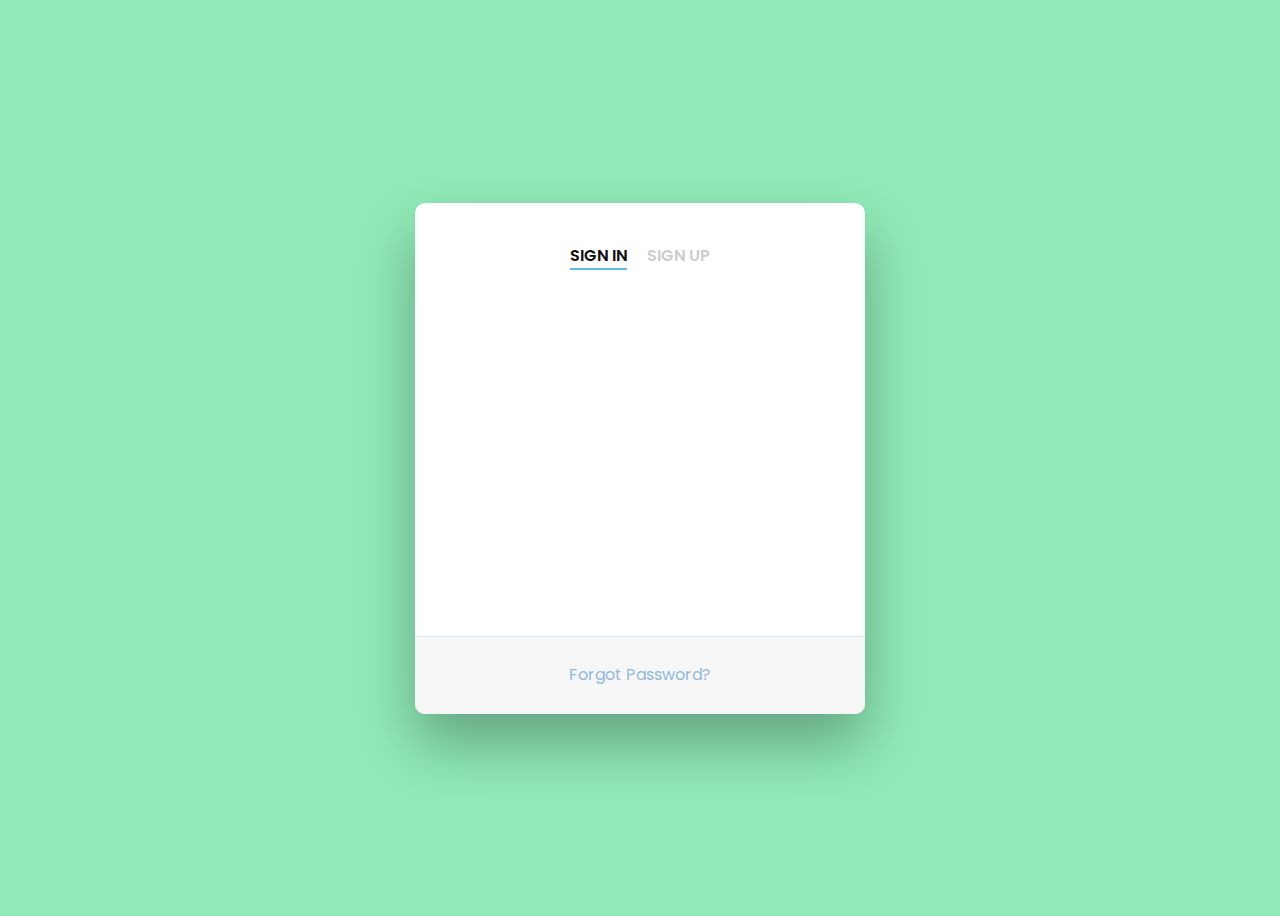
<file: Сайт Жансарбай Абылай/login.html>
<!DOCTYPE html>
<html lang="en">
<head>
    <meta charset="UTF-8">
    <meta http-equiv="X-UA-Compatible" content="IE=edge">
    <meta name="viewport" content="width=device-width, initial-scale=1.0">
    <title>Authorization</title>
    <link rel="shortcut icon" href="css/user.png" type="image/x-icon">  <!--favicon-->
    <link rel="stylesheet" href="login.css" />
</head>
<body>
    <div class="wrapper fadeInDown">
        <div id="formContent">
          <!-- Tabs Titles -->
          <h2 class="active"> Sign In </h2>
          <h2 class="inactive underlineHover">Sign Up </h2>
      
          <!-- Icon -->
          <div class="fadeIn first">
            <img src="css/user-128.png" id="icon" class="icon" alt="User Icon"/>
          </div>
      
          <!-- Login Form -->
          <form>
            <input type="text" id="login" class="fadeIn second" name="login" placeholder="login">
            <input type="text" id="password" class="fadeIn third" name="login" placeholder="password">
            <input type="submit" class="fadeIn fourth" value="Log In">
          </form>
      
          <!-- Remind Passowrd -->
          <div id="formFooter">
            <a class="underlineHover" href="#">Forgot Password?</a>
          </div>
      
        </div>
      </div>
</body>
</html>
</file>
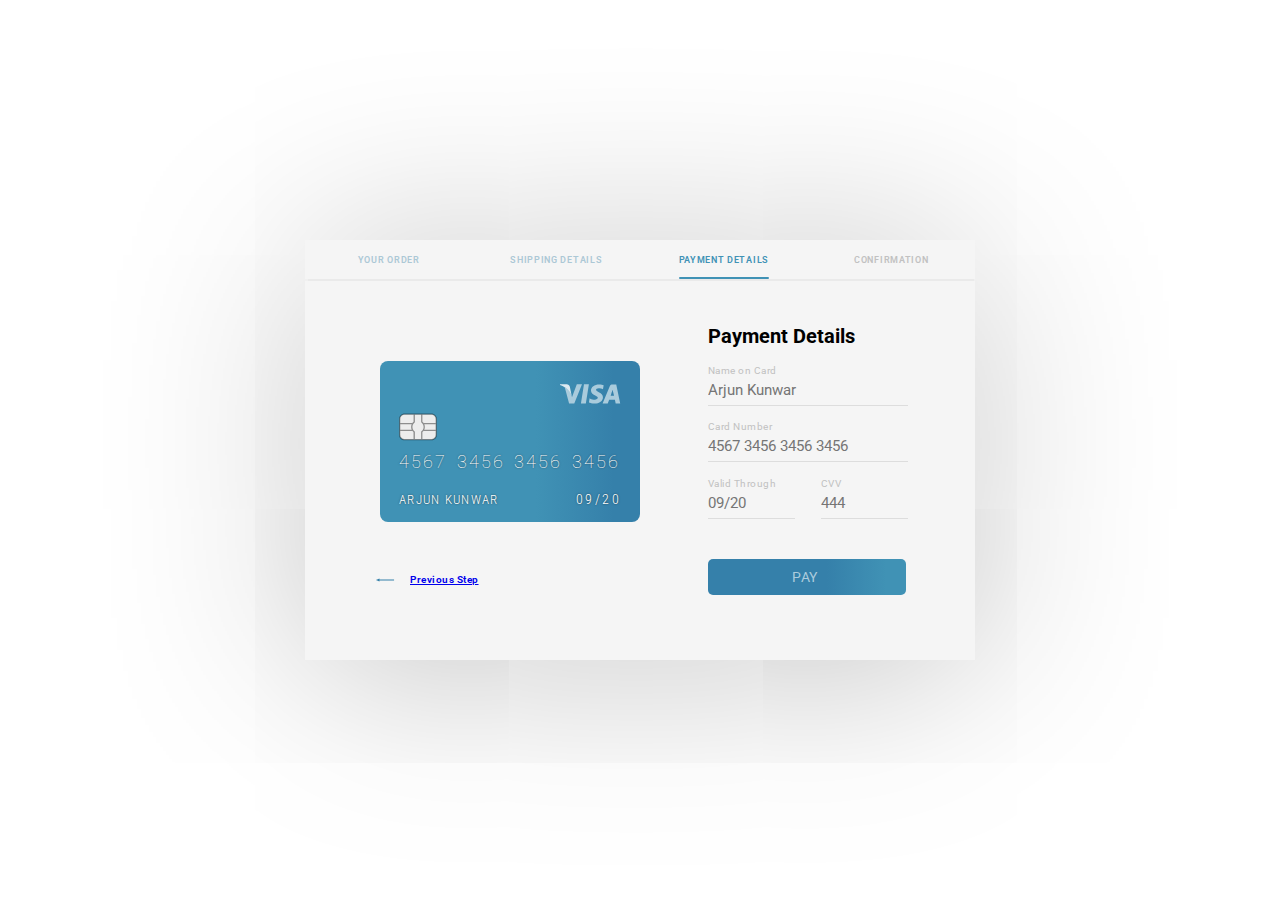
<file: Сайт Жансарбай Абылай/second.html>
<!DOCTYPE html>
<html lang="en">
<head>
    <meta charset="UTF-8">
    <meta http-equiv="X-UA-Compatible" content="IE=edge">
    <meta name="viewport" content="width=device-width, initial-scale=1.0">
    <title>Document</title>
    <link rel="stylesheet" href="second.css" />
</head>
<body>
    <div class="gridContainer">
        <ul class="topLinks"> 
          <li>your order</li>
          <li>shipping details</li>
          <li>payment details</li>
          <li>confirmation</li>
        </ul>
        <div class="creditCard">
          <div class="visaLogo">
            <svg class="visa" enable-background="new 0 0 291.764 291.764" version="1.1" viewbox="5 70 290 200" xml:space="preserve" xmlns="http://www.w3.org/2000/svg">
              <path class="svgcolor" d="m119.26 100.23l-14.643 91.122h23.405l14.634-91.122h-23.396zm70.598 37.118c-8.179-4.039-13.193-6.765-13.193-10.896 0.1-3.756 4.24-7.604 13.485-7.604 7.604-0.191 13.193 1.596 17.433 3.374l2.124 0.948 3.182-19.065c-4.623-1.787-11.953-3.756-21.007-3.756-23.113 0-39.388 12.017-39.489 29.204-0.191 12.683 11.652 19.721 20.515 23.943 9.054 4.331 12.136 7.139 12.136 10.987-0.1 5.908-7.321 8.634-14.059 8.634-9.336 0-14.351-1.404-21.964-4.696l-3.082-1.404-3.273 19.813c5.498 2.444 15.609 4.595 26.104 4.705 24.563 0 40.546-11.835 40.747-30.152 0.08-10.048-6.165-17.744-19.659-24.035zm83.034-36.836h-18.108c-5.58 0-9.82 1.605-12.236 7.331l-34.766 83.509h24.563l6.765-18.08h27.481l3.51 18.153h21.664l-18.873-90.913zm-26.97 54.514c0.474 0.046 9.428-29.514 9.428-29.514l7.13 29.514h-16.558zm-160.86-54.796l-22.931 61.909-2.498-12.209c-4.24-14.087-17.533-29.395-32.368-36.999l20.998 78.33h24.764l36.799-91.021h-24.764v-0.01z" fill="#A9CBDC"></path>
              <path class="svgtipcolor" d="m51.916 111.98c-1.787-6.948-7.486-11.634-15.226-11.734h-36.316l-0.374 1.686c28.329 6.984 52.107 28.474 59.821 48.688l-7.905-38.64z" fill="#DDEAF1"></path>
            </svg>
          </div>
          <div class="chipLogo">
                      <svg xmlns="http://www.w3.org/2000/svg" viewBox="0 230 384.4 300.4" width="38" height="70">
                          <path d="M377.2 266.8c0 27.2-22.4 49.6-49.6 49.6H56.4c-27.2 0-49.6-22.4-49.6-49.6V107.6C6.8 80.4 29.2 58 56.4 58H328c27.2 0 49.6 22.4 49.6 49.6v159.2h-.4z" data-original="#FFD66E" data-old_color="#00FF0C" fill="rgb(237,237,237)"/>
                          <path d="M327.6 51.2H56.4C25.2 51.2 0 76.8 0 107.6v158.8c0 31.2 25.2 56.8 56.4 56.8H328c31.2 0 56.4-25.2 56.4-56.4V107.6c-.4-30.8-25.6-56.4-56.8-56.4zm-104 86.8c.4 1.2.4 2 .8 2.4 0 0 0 .4.4.4.4.8.8 1.2 1.6 1.6 14 10.8 22.4 27.2 22.4 44.8s-8 34-22.4 44.8l-.4.4-1.2 1.2c0 .4-.4.4-.4.8-.4.4-.4.8-.8 1.6v74h-62.8v-73.2-.8c0-.8-.4-1.2-.4-1.6 0 0 0-.4-.4-.4-.4-.8-.8-1.2-1.6-1.6-14-10.8-22.4-27.2-22.4-44.8s8-34 22.4-44.8l1.6-1.6s0-.4.4-.4c.4-.4.4-1.2.4-1.6V64.8h62.8v72.4c-.4 0 0 .4 0 .8zm147.2 77.6H255.6c4-8.8 6-18.4 6-28.4 0-9.6-2-18.8-5.6-27.2h114.4v55.6h.4zM13.2 160H128c-3.6 8.4-5.6 17.6-5.6 27.2 0 10 2 19.6 6 28.4H13.2V160zm43.2-95.2h90.8V134c-4.4 4-8.4 8-12 12.8h-122V108c0-24 19.2-43.2 43.2-43.2zm-43.2 202v-37.6H136c3.2 4 6.8 8 10.8 11.6V310H56.4c-24-.4-43.2-19.6-43.2-43.2zm314.4 42.8h-90.8v-69.2c4-3.6 7.6-7.2 10.8-11.6h122.8v37.6c.4 24-18.8 43.2-42.8 43.2zm43.2-162.8h-122c-3.2-4.8-7.2-8.8-12-12.8V64.8h90.8c23.6 0 42.8 19.2 42.8 42.8v39.2h.4z" data-original="#005F75" class="active-path" data-old_color="#005F75" fill="rgba(0,0,0,.4)"/>
                    </svg>
          </div>
          <ul class="ccList">
            <li> </li>
          </ul>
          <h4 class="name"> </h4>
          <h4 class="year">   </h4>
        </div>
        <div class="div previousStep"> 
          <div class="arrow">
                      <svg version="1.1" viewBox="0 0 512 512" xmlns="http://www.w3.org/2000/svg">
                          <g transform="translate(0 -540.36)">
                              <path d="m23.678 780.7v31.327h374.07l0.0162 24.857 90.559-40.521-90.559-40.521-0.0162 24.857z"/>
                          </g>
                      </svg>
          </div>
          <a href="http://127.0.0.1:5500/index.html"><p>Previous Step   </p></a>
        </div>
        <form action="#" id="paymentForm">
          <h6>Payment Details</h6>
          <div class="inputCon" id="name" data-top="Name on Card">
            <input type="text" placeholder="Arjun Kunwar"/>
          </div>
          <div class="inputCon" id="cardNum" data-top="Card Number" title = "type in the card number without spaces">
            <input type="text" placeholder="4567 3456 3456 3456"/>
          </div>
          <div class="inputCon" id="validYear" data-top="Valid Through">
            <input type="text" placeholder="09/20"/>
          </div>
          <div class="inputCon" id="cvv" data-top="CVV">
            <input type="text" placeholder="444"/>
          </div>
          <button>pay<span></span></button>
        </form>
      </div>
    <script src="second.js"></script>
</body>
</html>
</file>
<file: Сайт Жансарбай Абылай/login.css>
@import url('https://fonts.googleapis.com/css?family=Poppins');

/* BASIC */

html {
  background-color: #90ebb8;
}

body {
  font-family: "Poppins", sans-serif;
  height: 100vh;
}

a {
  color: #92badd;
  display:inline-block;
  text-decoration: none;
  font-weight: 400;
}

h2 {
  text-align: center;
  font-size: 16px;
  font-weight: 600;
  text-transform: uppercase;
  display:inline-block;
  margin: 40px 8px 10px 8px; 
  color: #cccccc;
}



/* STRUCTURE */

.wrapper {
  display: flex;
  align-items: center;
  flex-direction: column; 
  justify-content: center;
  width: 100%;
  min-height: 100%;
  padding: 20px;
}

#formContent {
  -webkit-border-radius: 10px 10px 10px 10px;
  border-radius: 10px 10px 10px 10px;
  background: #fff;
  padding: 30px;
  width: 90%;
  max-width: 450px;
  position: relative;
  padding: 0px;
  -webkit-box-shadow: 0 30px 60px 0 rgba(0,0,0,0.3);
  box-shadow: 0 30px 60px 0 rgba(0,0,0,0.3);
  text-align: center;
}

#formFooter {
  background-color: #f6f6f6;
  border-top: 1px solid #dce8f1;
  padding: 25px;
  text-align: center;
  -webkit-border-radius: 0 0 10px 10px;
  border-radius: 0 0 10px 10px;
}



/* TABS */

h2.inactive {
  color: #cccccc;
}

h2.active {
  color: #0d0d0d;
  border-bottom: 2px solid #5fbae9;
}



/* FORM TYPOGRAPHY*/

input[type=button], input[type=submit], input[type=reset]  {
  background-color: #56baed;
  border: none;
  color: white;
  padding: 15px 80px;
  text-align: center;
  text-decoration: none;
  display: inline-block;
  text-transform: uppercase;
  font-size: 13px;
  -webkit-box-shadow: 0 10px 30px 0 rgba(95,186,233,0.4);
  box-shadow: 0 10px 30px 0 rgba(95,186,233,0.4);
  -webkit-border-radius: 5px 5px 5px 5px;
  border-radius: 5px 5px 5px 5px;
  margin: 5px 20px 40px 20px;
  -webkit-transition: all 0.3s ease-in-out;
  -moz-transition: all 0.3s ease-in-out;
  -ms-transition: all 0.3s ease-in-out;
  -o-transition: all 0.3s ease-in-out;
  transition: all 0.3s ease-in-out;
}

input[type=button]:hover, input[type=submit]:hover, input[type=reset]:hover  {
  background-color: #39ace7;
}

input[type=button]:active, input[type=submit]:active, input[type=reset]:active  {
  -moz-transform: scale(0.95);
  -webkit-transform: scale(0.95);
  -o-transform: scale(0.95);
  -ms-transform: scale(0.95);
  transform: scale(0.95);
}

input[type=text] {
  background-color: #f6f6f6;
  border: none;
  color: #0d0d0d;
  padding: 15px 32px;
  text-align: center;
  text-decoration: none;
  display: inline-block;
  font-size: 16px;
  margin: 5px;
  width: 85%;
  border: 2px solid #f6f6f6;
  -webkit-transition: all 0.5s ease-in-out;
  -moz-transition: all 0.5s ease-in-out;
  -ms-transition: all 0.5s ease-in-out;
  -o-transition: all 0.5s ease-in-out;
  transition: all 0.5s ease-in-out;
  -webkit-border-radius: 5px 5px 5px 5px;
  border-radius: 5px 5px 5px 5px;
}

input[type=text]:focus {
  background-color: #fff;
  border-bottom: 2px solid #5fbae9;
}

input[type=text]:placeholder {
  color: #cccccc;
}



/* ANIMATIONS */

/* Simple CSS3 Fade-in-down Animation */
.fadeInDown {
  -webkit-animation-name: fadeInDown;
  animation-name: fadeInDown;
  -webkit-animation-duration: 1s;
  animation-duration: 1s;
  -webkit-animation-fill-mode: both;
  animation-fill-mode: both;
}

@-webkit-keyframes fadeInDown {
  0% {
    opacity: 0;
    -webkit-transform: translate3d(0, -100%, 0);
    transform: translate3d(0, -100%, 0);
  }
  100% {
    opacity: 1;
    -webkit-transform: none;
    transform: none;
  }
}

@keyframes fadeInDown {
  0% {
    opacity: 0;
    -webkit-transform: translate3d(0, -100%, 0);
    transform: translate3d(0, -100%, 0);
  }
  100% {
    opacity: 1;
    -webkit-transform: none;
    transform: none;
  }
}

/* Simple CSS3 Fade-in Animation */
@-webkit-keyframes fadeIn { from { opacity:0; } to { opacity:1; } }
@-moz-keyframes fadeIn { from { opacity:0; } to { opacity:1; } }
@keyframes fadeIn { from { opacity:0; } to { opacity:1; } }

.fadeIn {
  opacity:0;
  -webkit-animation:fadeIn ease-in 1;
  -moz-animation:fadeIn ease-in 1;
  animation:fadeIn ease-in 1;

  -webkit-animation-fill-mode:forwards;
  -moz-animation-fill-mode:forwards;
  animation-fill-mode:forwards;

  -webkit-animation-duration:1s;
  -moz-animation-duration:1s;
  animation-duration:1s;
}

.fadeIn.first {
  -webkit-animation-delay: 0.4s;
  -moz-animation-delay: 0.4s;
  animation-delay: 0.4s;
}

.fadeIn.second {
  -webkit-animation-delay: 0.6s;
  -moz-animation-delay: 0.6s;
  animation-delay: 0.6s;
}

.fadeIn.third {
  -webkit-animation-delay: 0.8s;
  -moz-animation-delay: 0.8s;
  animation-delay: 0.8s;
}

.fadeIn.fourth {
  -webkit-animation-delay: 1s;
  -moz-animation-delay: 1s;
  animation-delay: 1s;
}

/* Simple CSS3 Fade-in Animation */
.underlineHover:after {
  display: block;
  left: 0;
  bottom: -10px;
  width: 0;
  height: 2px;
  background-color: #56baed;
  content: "";
  transition: width 0.2s;
}

.underlineHover:hover {
  color: #0d0d0d;
}

.underlineHover:hover:after{
  width: 100%;
}



/* OTHERS */

*:focus {
    outline: none;
} 

#icon {
  width:30%;
}

* {
  box-sizing: border-box;
}
</file>
<file: Сайт Жансарбай Абылай/second.css>
/* google fonts */
@import url("https://fonts.googleapis.com/css?family=Arimo|Roboto");
@import url("https://fonts.googleapis.com/css?family=Roboto+Condensed");
@import url("https://fonts.googleapis.com/css?family=Roboto:300");
@import url("https://fonts.googleapis.com/css?family=Roboto:300");
@import url("https://fonts.googleapis.com/css?family=Roboto+Condensed:300");
* {
  margin: 0;
  padding: 0;
  -webkit-box-sizing: border-box;
  box-sizing: border-box;
  font-family: "Roboto", sans-serif;
}

.gridContainer {
  position: absolute;
  left: 50%;
	top: 50%;
	transform: translate(-50%,-50%);
  height: 420px;
  width: 670px;
  min-width: 0;
  min-height: 0;
  background: whitesmoke;
  -webkit-box-shadow: 0px 10px 200px 1px #c2c2c2;
  box-shadow: 0px 10px 200px 1px #c2c2c2;
  display: grid;
  grid-template: auto 1fr/repeat(4, 1fr);
  grid-template-areas: "link link link link"
 "card card form form";
}

.gridContainer .topLinks {
  grid-area: link;
  list-style-type: none;
  display: grid;
  grid-template-columns: repeat(4, 1fr);
  -webkit-box-shadow: 0px 1.5px 1px #eaeaea;
  box-shadow: 0px 1.5px 1px #eaeaea;
}

.gridContainer .topLinks li {
  display: block;
  padding: 14px 0px;
  text-transform: uppercase;
  font-size: .58rem;
  justify-self: center;
  letter-spacing: .7px;
  font-weight: 600;
  color: #acc8d5;
}

.gridContainer .topLinks li:last-child {
  color: #c1c1c1;
}

.gridContainer .topLinks li:nth-child(3) {
  position: relative;
  color: #4092b5;
}

.gridContainer .topLinks li:nth-child(3):after {
  position: absolute;
  content: " ";
  bottom: 0;
  left: 0;
  width: 100%;
  height: 2px;
  background: #4092b5;
  border-radius: 2px;
}

.creditCard {
  grid-area: card;
  width: 260px;
  height: 161px;
  min-width: 0;
  min-height: 0;
  color: #fff;
  background: -webkit-gradient(linear, left top, right top, color-stop(60%, #4092b5), color-stop(90%, #3580aa));
  background: -webkit-linear-gradient(left, #4092b5 60%, #3580aa 90%);
  background: -o-linear-gradient(left, #4092b5 60%, #3580aa 90%);
  background: linear-gradient(to right, #4092b5 60%, #3580aa 90%);
  margin-top: 82px;
  border-radius: 8px;
  justify-self: right;
  align-self: start;
  display: grid;
  justify-items: center;
  -webkit-box-align: center;
  -ms-flex-align: center;
  align-items: center;
  grid-template: repeat(4, 1fr)/19px repeat(4, 1fr) 19px;
  grid-template-areas: ". . . visa visa ."
 ". chip . visa visa . "
 ". no no no no ."
 ". name name name year .";
}

.creditCard .creditCatd > * {
  overflow: hidden;
}

.creditCard .visaLogo {
  grid-area: visa;
  overflow: hidden;
  justify-self: right;
}

.creditCard .visaLogo svg {
  height: 42px;
}

.creditCard .chipLogo {
  grid-area: chip;
  overflow: hidden;
  width: 38px;
  height: 30px;
  justify-self: left;
  margin-top: 10px;
}

.creditCard ul {
  grid-area: no;
  list-style-type: none;
  justify-self: stretch;
  display: grid;
  grid-template: 1fr/repeat(1, 1fr);
}

.creditCard ul li {
  display: inline-block;
  font-size: 18px;
  letter-spacing: 2px;
  text-align: left;
  font-family: "Roboto", sans-serif;
  font-weight: 100;
  text-shadow: 0px 0px 2px rgba(0, 0, 0, 0.6);
  word-spacing: 3.7px;
}

.creditCard .name {
  grid-area: name;
  justify-self: left;
  font-family: "Roboto Condensed", sans-serif;
  font-size: 12.8px;
  font-weight: lighter;
  text-transform: uppercase;
  letter-spacing: 1.3px;
  padding-bottom: 5px;
  font-weight: 300;
  text-shadow: 0px 0px 2px rgba(0, 0, 0, 0.6);
}

.creditCard .year {
  grid-area: year;
  justify-self: right;
  font-size: 14px;
  font-weight: lighter;
  font-family: "Roboto Condensed", sans-serif;
  text-transform: uppercase;
  letter-spacing: 2.4px;
  padding-bottom: 5px;
  font-weight: 300;
  text-shadow: 0px 0px 2px rgba(0, 0, 0, 0.6);
}

.previousStep {
  position: absolute;
  bottom: 70px;
  height: 20px;
  width: 110px;
  color: #4092b5;
  left: 65px;
  cursor: pointer;
}

.previousStep p {
  margin-top: -16px;
  margin-left: 40px;
  font-size: 10px;
  text-shadow: 0px 0px 0px rgba(0, 0, 0, 0.1);
  font-family: "Roboto", sans-serif;
  font-weight: 600;
  letter-spacing: .5px;
  cursor: pointer;
}

.previousStep .arrow {
  height: 20px;
  width: 30px;
}

.previousStep .arrow svg {
  height: 100%;
  width: 100%;
  -webkit-transform: rotate(180deg);
  -ms-transform: rotate(180deg);
  transform: rotate(180deg);
  fill: #3580aa;
}

form {
  margin: 0;
  padding: 0;
  grid-area: form;
  overflow: visible;
  width: 200px;
  min-height: 0;
  min-width: 0;
  display: grid;
  justify-self: center;
  grid-template: 45px repeat(5, 1fr) 55px/repeat(2, 1fr);
  grid-template-areas: ". ."
 "fheading fheading"
 "fname fname"
 "fcno fcno"
 "fyear fcvv"
 "btn btn"
 ". .";
}

form input {
  position: relative;
  margin-top: -12px;
  border: 0;
  border-bottom: 1px solid #ddd;
  height: 38px;
  padding: 7px 0 0 0;
  font-size: 15px;
  background: none;
  width: 100%;
  outline: none;
  color: #000;
}

form input:focus {
  border-bottom: 1.5px solid #9ad0dd;
}

form input:focus + h6 {
  color: red;
}

h6 {
  grid-area: fheading;
  font-size: 20px;
}

.inputCon {
  min-width: 0;
  min-height: 0;
  position: relative;
  color: #c1c1c1;
}

.inputCon:after {
  position: absolute;
  content: attr(data-top);
  top: -16px;
  left: 0;
  height: 10px;
  font-size: 10.4px;
  letter-spacing: .5px;
}

#name {
  grid-area: fname;
}

#cardNum {
  grid-area: fcno;
}

#validYear {
  grid-area: fyear;
  margin-right: 13px;
}

#cvv {
  grid-area: fcvv;
  margin-left: 13px;
}

button {
  margin-top: 10px;
  grid-area: btn;
  height: 36px;
  width: 198px;
  background: -webkit-gradient(linear, left top, right top, color-stop(60%, #3580aa), color-stop(90%, #4092b5));
  background: -webkit-linear-gradient(left, #3580aa 60%, #4092b5 90%);
  background: -o-linear-gradient(left, #3580aa 60%, #4092b5 90%);
  background: linear-gradient(to right, #3580aa 60%, #4092b5 90%);
  border-radius: 5px;
  border: none !important;
  text-transform: uppercase;
  letter-spacing: .5px;
  font-size: 13.5px;
  color: #acccdd;
  cursor: pointer;
  -webkit-transition: all 1s ease-out;
  -o-transition: all 1s ease-out;
  transition: all 1s ease-out;
}

button:focus {
  outline: none;
}

button span {
  margin-left: 3px;
  font-weight: bold;
  letter-spacing: .5px;
  color: #fff;
}
</file>
